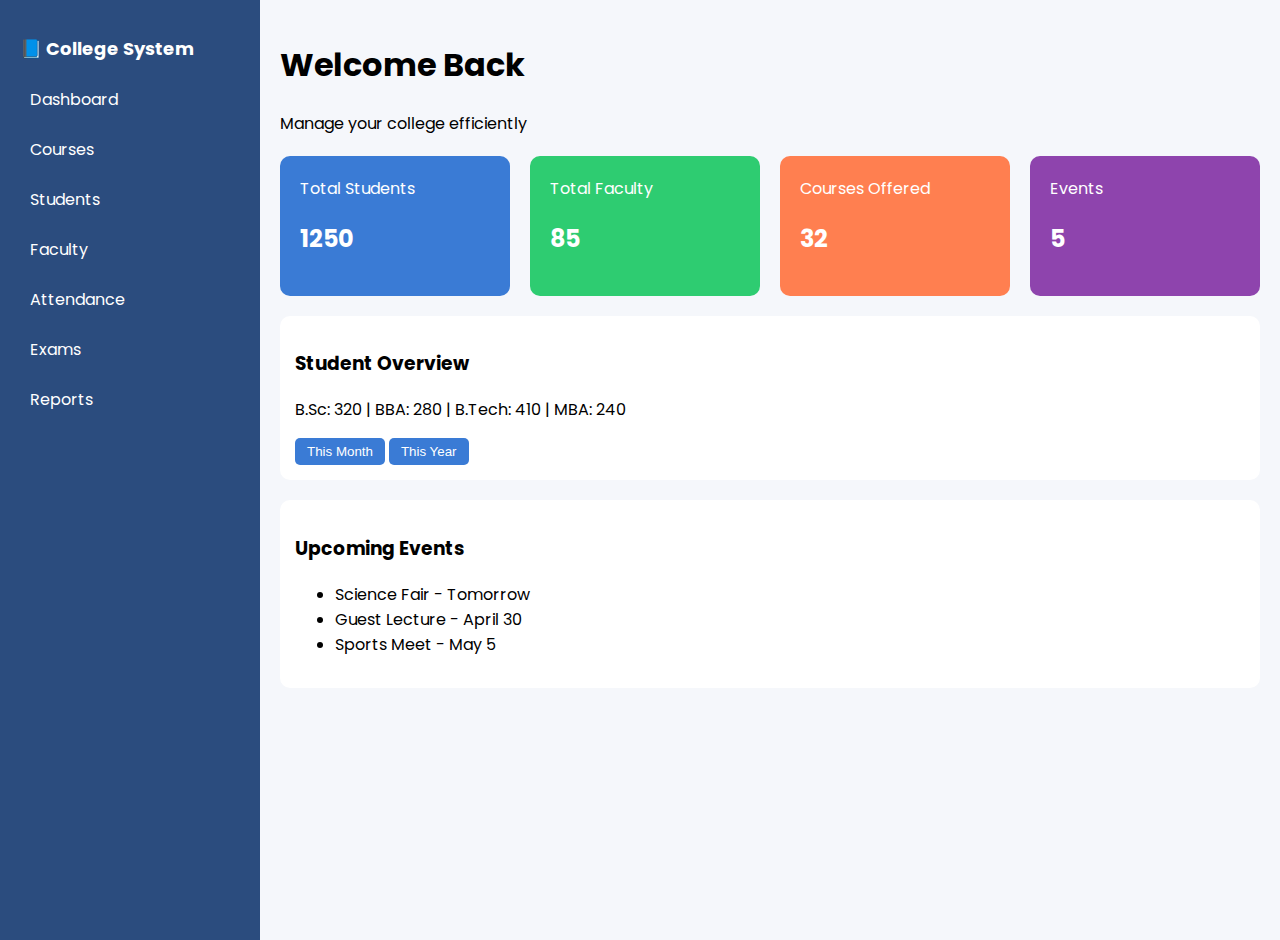
<file: index.html>
<!DOCTYPE html>
<html lang="en">
<head>
<meta charset="UTF-8">
<title>College Dashboard</title>
<link href="https://fonts.googleapis.com/css2?family=Poppins&display=swap" rel="stylesheet">

<style>
body {
  margin: 0;
  font-family: 'Poppins', sans-serif;
  display: flex;
}

/* Sidebar */
.sidebar {
  width: 220px;
  background: #2b4c7e;
  color: white;
  height: 100vh;
  padding: 20px;
}

.sidebar h2 {
  font-size: 18px;
}

.sidebar a {
  display: block;
  color: white;
  padding: 10px;
  margin: 5px 0;
  text-decoration: none;
  border-radius: 6px;
}

.sidebar a:hover {
  background: #1d3557;
}

/* Main */
.main {
  flex: 1;
  padding: 20px;
  background: #f5f7fb;
}

/* Cards */
.cards {
  display: flex;
  gap: 20px;
  margin: 20px 0;
}

.card {
  flex: 1;
  padding: 20px;
  border-radius: 10px;
  color: white;
}

.blue { background: #3a7bd5; }
.green { background: #2ecc71; }
.orange { background: #ff7f50; }
.purple { background: #8e44ad; }

/* Sections */
.section {
  background: white;
  padding: 15px;
  border-radius: 10px;
  margin-top: 20px;
}

/* Button */
button {
  padding: 6px 12px;
  border: none;
  background: #3a7bd5;
  color: white;
  border-radius: 5px;
  cursor: pointer;
}

</style>
</head>

<body>

<!-- Sidebar -->
<div class="sidebar">
  <h2>📘 College System</h2>
  <a href="#" onclick="loadPage('dashboard')">Dashboard</a>
  <a href="courses.html" onclick="loadPage('courses')">Courses</a>
  <a href="students.html" onclick="loadPage('students')">Students</a>
  <a href="faculty.html" onclick="loadPage('faculty')">Faculty</a>
  <a href="attendance.html" onclick="loadPage('attendance')">Attendance</a>
  <a href="exams.html" onclick="loadPage('exams')">Exams</a>
  <a href="reports.html" onclick="loadPage('reports')">Reports</a>
</div>

<!-- Main -->
<div class="main" id="content">

  <h1>Welcome Back</h1>
  <p>Manage your college efficiently</p>

  <!-- Cards -->
  <div class="cards">
    <div class="card blue">Total Students<br><h2>1250</h2></div>
    <div class="card green">Total Faculty<br><h2>85</h2></div>
    <div class="card orange">Courses Offered<br><h2>32</h2></div>
    <div class="card purple">Events<br><h2>5</h2></div>
  </div>

  <!-- Overview -->
  <div class="section">
    <h3>Student Overview</h3>
    <p>B.Sc: 320 | BBA: 280 | B.Tech: 410 | MBA: 240</p>
    <button onclick="alert('Viewing Monthly Data')">This Month</button>
    <button onclick="alert('Viewing Yearly Data')">This Year</button>
  </div>

  <!-- Events -->
  <div class="section">
    <h3>Upcoming Events</h3>
    <ul>
      <li>Science Fair - Tomorrow</li>
      <li>Guest Lecture - April 30</li>
      <li>Sports Meet - May 5</li>
    </ul>
  </div>

</div>

<!-- JavaScript -->
<script>
function loadPage(page) {
  const content = document.getElementById("content");

  if (page === "courses") {
    content.innerHTML = `
      <h1>Courses</h1>
      <p>List of all courses</p>
      <button onclick="alert('Add Course Clicked')">Add Course</button>
    `;
  }

  else if (page === "students") {
    content.innerHTML = `
      <h1>Students</h1>
      <p>Manage student records</p>
      <button onclick="alert('Add Student')">Add Student</button>
    `;
  }

  else if (page === "faculty") {
    content.innerHTML = `
      <h1>Faculty</h1>
      <p>Manage faculty</p>
      <button onclick="alert('Add Faculty')">Add Faculty</button>
    `;
  }

  else if (page === "attendance") {
    content.innerHTML = `
      <h1>Attendance</h1>
      <p>Track attendance</p>
      <button onclick="alert('Mark Attendance')">Mark Attendance</button>
    `;
  }

  else if (page === "exams") {
    content.innerHTML = `
      <h1>Exams</h1>
      <p>Manage exams</p>
      <button onclick="alert('Schedule Exam')">Schedule Exam</button>
    `;
  }

  else if (page === "reports") {
    content.innerHTML = `
      <h1>Reports</h1>
      <p>View reports</p>
      <button onclick="alert('Download Report')">Download</button>
    `;
  }

  else {
    location.reload(); // Dashboard
  }
}
</script>

</body>
</html>
</file>
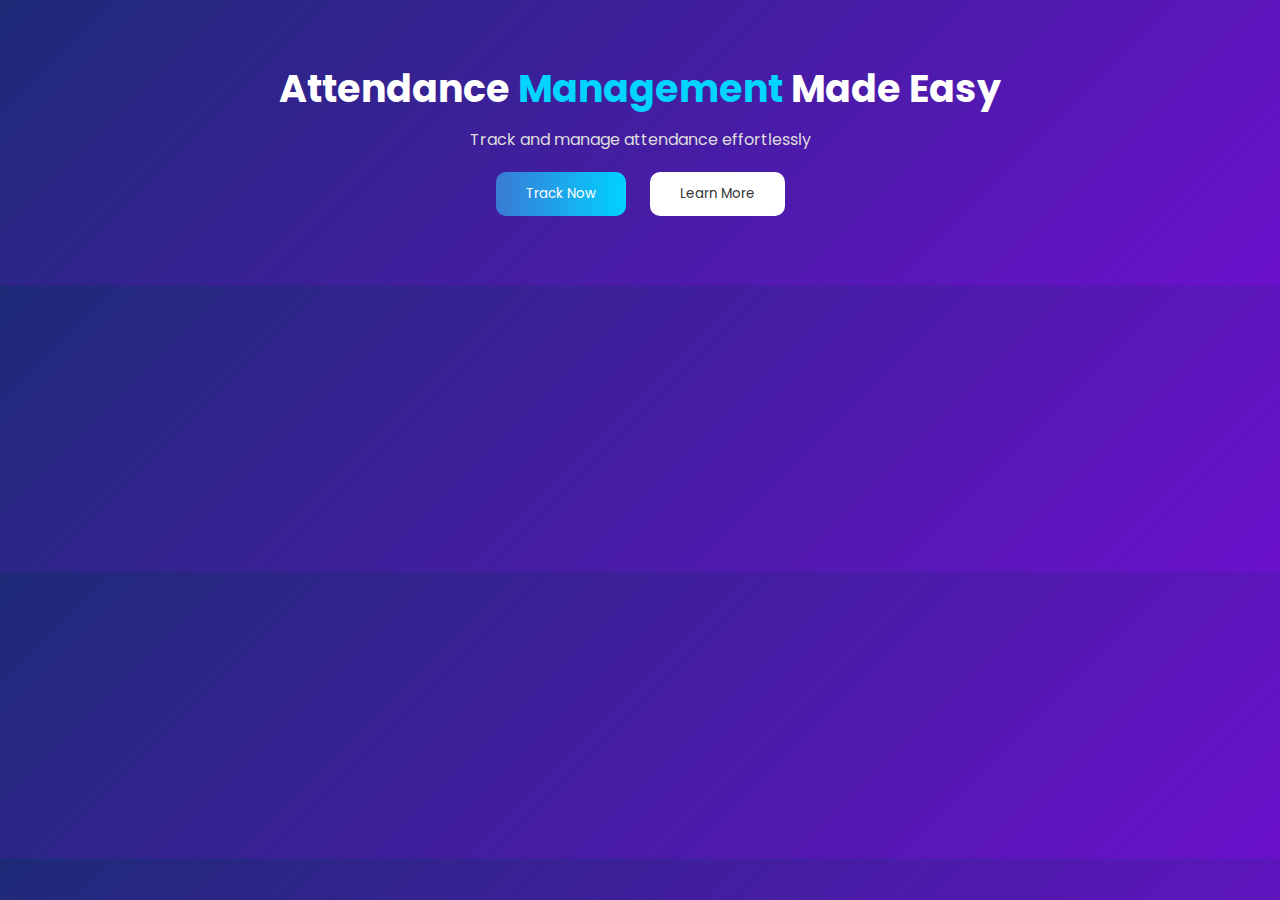
<file: attendance.html>
<!DOCTYPE html>
<html lang="en">
<head>
<meta charset="UTF-8">
<title>Attendance Management</title>
<link href="https://fonts.googleapis.com/css2?family=Poppins:wght@300;500;700&display=swap" rel="stylesheet">

<style>
* {
  margin: 0;
  padding: 0;
  box-sizing: border-box;
  font-family: 'Poppins', sans-serif;
}

body {
  background: linear-gradient(135deg, #1e2a78, #6a11cb);
  color: white;
  text-align: center;
}

/* Header */
.header {
  padding: 60px 20px;
}

.header h1 {
  font-size: 38px;
}

.header span {
  color: #00d4ff;
}

.header p {
  color: #ddd;
  margin: 10px 0;
}

/* Buttons */
.btn {
  padding: 12px 30px;
  margin: 10px;
  border-radius: 10px;
  border: none;
  cursor: pointer;
  transition: 0.3s;
}

.primary {
  background: linear-gradient(to right, #3a7bd5, #00d2ff);
  color: white;
}

.secondary {
  background: white;
  color: #333;
}

.btn:hover {
  transform: scale(1.08);
}

/* Section */
.section {
  display: none;
}
.active {
  display: block;
}

/* Attendance Table */
.table {
  width: 70%;
  margin: 30px auto;
  background: rgba(255,255,255,0.1);
  backdrop-filter: blur(10px);
  border-radius: 15px;
  padding: 20px;
}

.row {
  display: flex;
  justify-content: space-between;
  margin: 10px 0;
  padding: 10px;
  background: rgba(255,255,255,0.1);
  border-radius: 10px;
}

.actions button {
  margin: 0 5px;
  padding: 5px 10px;
  border: none;
  border-radius: 6px;
  cursor: pointer;
}

.present {
  background: #2ecc71;
  color: white;
}

.absent {
  background: #e74c3c;
  color: white;
}

/* Stats */
.stats {
  margin-top: 20px;
}

</style>
</head>

<body>

<!-- HOME -->
<div id="home" class="section active">
  <div class="header">
    <h1>Attendance <span>Management</span> Made Easy</h1>
    <p>Track and manage attendance effortlessly</p>

    <button class="btn primary" onclick="showSection('track')">Track Now</button>
    <button class="btn secondary" onclick="showSection('learn')">Learn More</button>
  </div>
</div>

<!-- TRACK PAGE -->
<div id="track" class="section">
  <h2>📋 Attendance Sheet</h2>

  <div class="table" id="table">
    <!-- Rows will update -->
  </div>

  <div class="stats">
    <h3 id="stats">Present: 0% | Absent: 0%</h3>
  </div>

  <button onclick="showSection('home')">⬅ Back</button>
</div>

<!-- LEARN PAGE -->
<div id="learn" class="section">
  <h2>📘 Learn More</h2>
  <p>This system helps manage attendance easily.</p>
  <button onclick="showSection('home')">⬅ Back</button>
</div>

<script>
let students = [
  {name:"John Smith", status:null},
  {name:"Jane Doe", status:null},
  {name:"Mark Lee", status:null},
  {name:"Emily Chan", status:null},
  {name:"Harry Johnson", status:null}
];

function renderTable() {
  let table = document.getElementById("table");
  table.innerHTML = "";

  students.forEach((s, i) => {
    table.innerHTML += `
      <div class="row">
        <span>${s.name}</span>
        <div class="actions">
          <button class="present" onclick="mark(${i}, 'present')">✔</button>
          <button class="absent" onclick="mark(${i}, 'absent')">✖</button>
        </div>
      </div>
    `;
  });

  updateStats();
}

function mark(index, status) {
  students[index].status = status;
  updateStats();
}

function updateStats() {
  let present = students.filter(s => s.status === "present").length;
  let total = students.length;
  let absent = total - present;

  let p = Math.round((present/total)*100);
  let a = Math.round((absent/total)*100);

  document.getElementById("stats").innerText =
    `Present: ${p}% | Absent: ${a}%`;
}

function showSection(id) {
  document.querySelectorAll('.section').forEach(sec => {
    sec.classList.remove('active');
  });
  document.getElementById(id).classList.add('active');

  if(id === "track") renderTable();
}
</script>

</body>
</html>
</file>
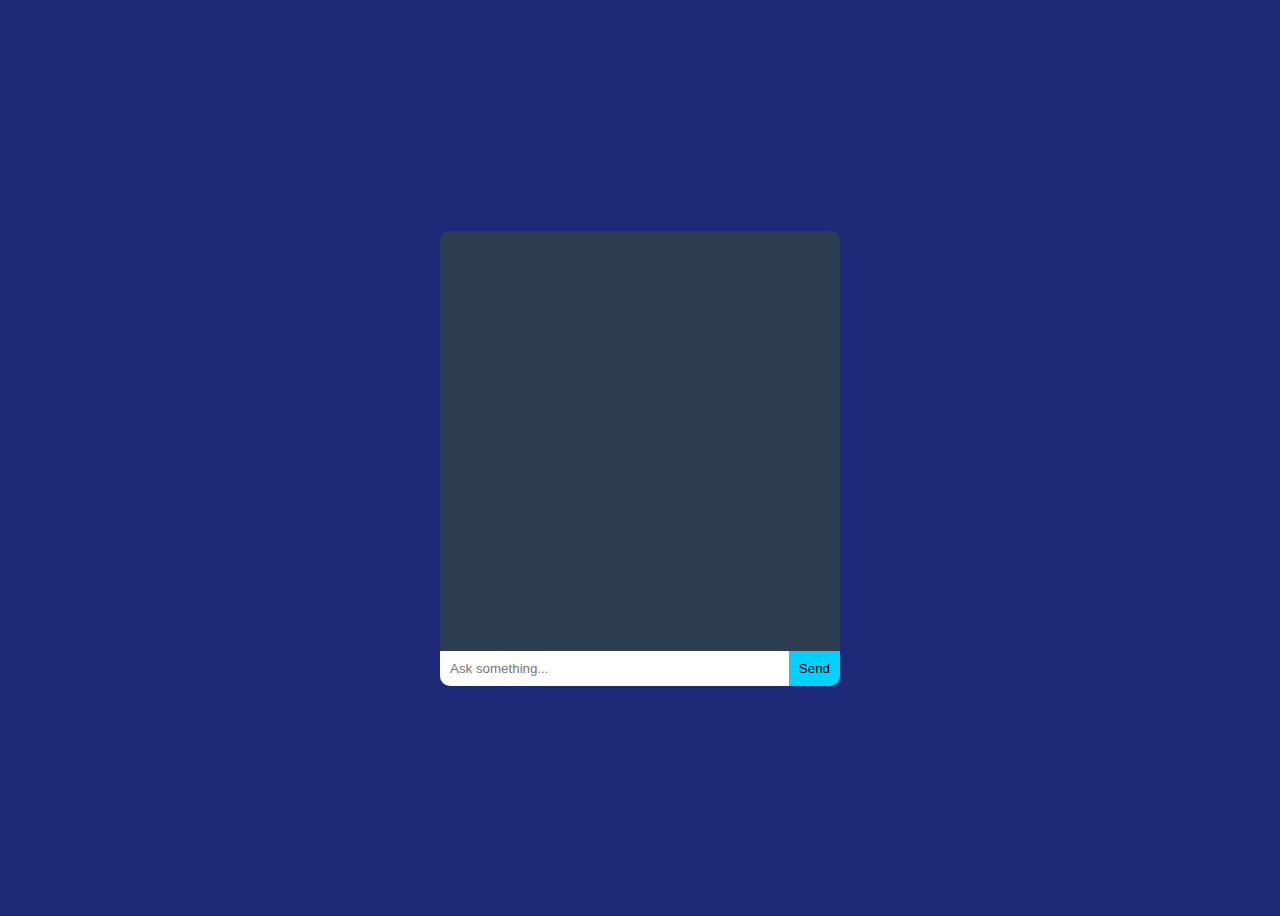
<file: chatbot.html>
<!DOCTYPE html>
<html lang="en">
<head>
<meta charset="UTF-8">
<title>AI Chatbot</title>
<style>
body {
  font-family: Arial;
  background: #1e2a78;
  color: white;
  display: flex;
  justify-content: center;
  align-items: center;
  height: 100vh;
}

.chat-container {
  width: 400px;
  background: #2c3e50;
  border-radius: 10px;
  display: flex;
  flex-direction: column;
  overflow: hidden;
}

.chat-box {
  height: 400px;
  overflow-y: auto;
  padding: 10px;
}

.message {
  margin: 10px 0;
}

.user {
  text-align: right;
  color: #00d2ff;
}

.bot {
  text-align: left;
  color: #fff;
}

.input-box {
  display: flex;
}

input {
  flex: 1;
  padding: 10px;
  border: none;
}

button {
  padding: 10px;
  background: #00d2ff;
  border: none;
  cursor: pointer;
}
</style>
<script src="bot.js"></script>
</head>

<body>

<div class="chat-container">
  <div class="chat-box" id="chat"></div>

  <div class="input-box">
    <input type="text" id="input" placeholder="Ask something...">
    <button onclick="sendMessage()">Send</button>
  </div>
</div>

<script>
async function sendMessage() {
  let input = document.getElementById("input");
  let chat = document.getElementById("chat");

  let userText = input.value;
  if (!userText) return;

  chat.innerHTML += `<div class="message user">${userText}</div>`;
  input.value = "";

  // Call backend
  let res = await fetch("http://localhost:3000/chat", {
    method: "POST",
    headers: {"Content-Type": "application/json"},
    body: JSON.stringify({message: userText})
  });

  let data = await res.json();

  chat.innerHTML += `<div class="message bot">${data.reply}</div>`;
  chat.scrollTop = chat.scrollHeight;
}
</script>

</body>
</html>
</file>
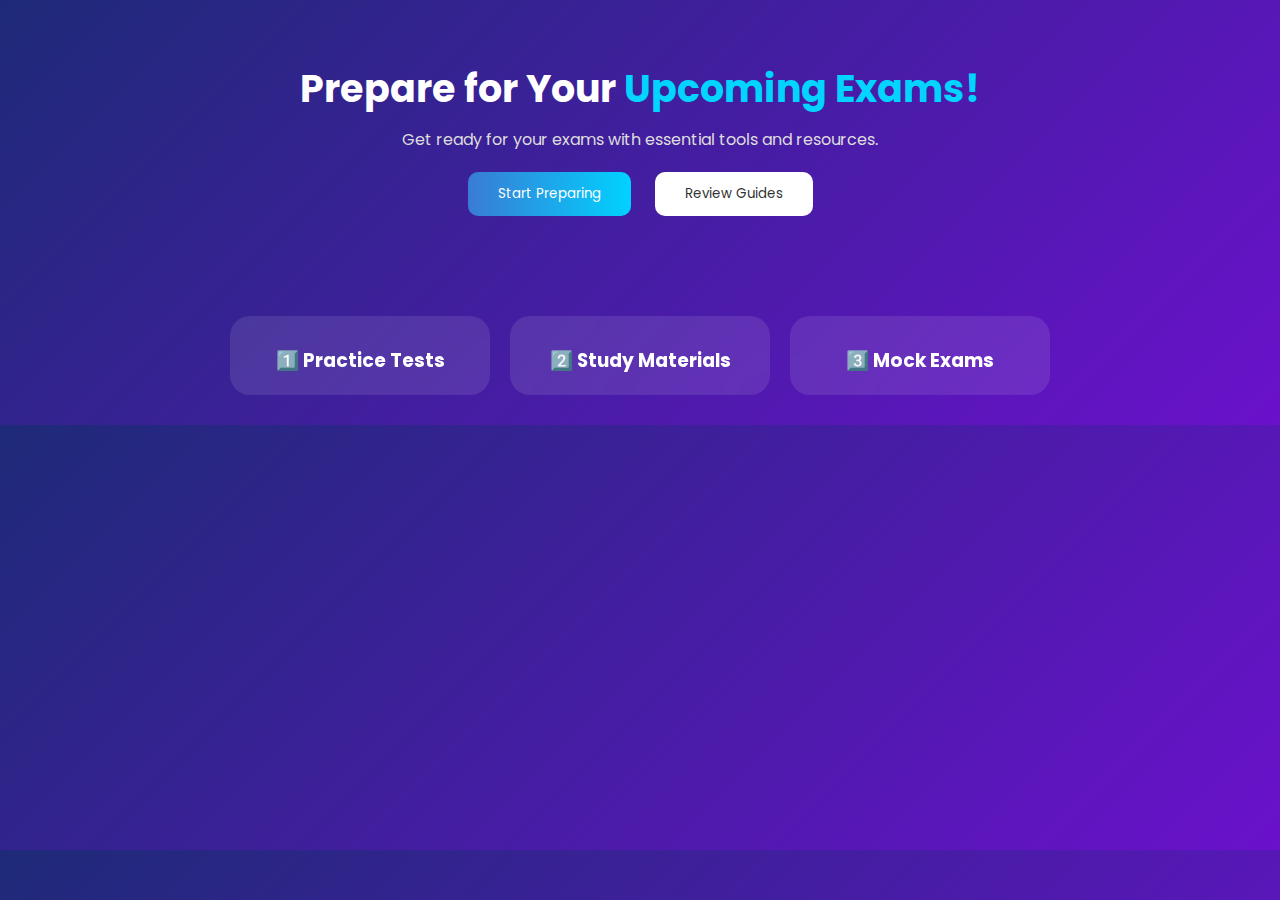
<file: exams.html>
<!DOCTYPE html>
<html lang="en">
<head>
<meta charset="UTF-8">
<title>Exam Preparation</title>
<link href="https://fonts.googleapis.com/css2?family=Poppins:wght@300;500;700&display=swap" rel="stylesheet">

<style>
* {
  margin: 0;
  padding: 0;
  box-sizing: border-box;
  font-family: 'Poppins', sans-serif;
}

body {
  background: linear-gradient(135deg, #1e2a78, #6a11cb);
  color: white;
  text-align: center;
}

/* Header */
.header {
  padding: 60px 20px;
}

.header h1 {
  font-size: 38px;
}

.header span {
  color: #00d4ff;
}

.header p {
  color: #ddd;
  margin: 10px 0;
}

/* Buttons */
.btn {
  padding: 12px 30px;
  margin: 10px;
  border-radius: 10px;
  border: none;
  cursor: pointer;
  transition: 0.3s;
}

.primary {
  background: linear-gradient(to right, #3a7bd5, #00d2ff);
  color: white;
}

.secondary {
  background: white;
  color: #333;
}

.btn:hover {
  transform: scale(1.08);
}

/* Section */
.section {
  display: none;
}
.active {
  display: block;
}

/* Cards */
.cards {
  display: flex;
  justify-content: center;
  gap: 20px;
  padding: 30px;
  flex-wrap: wrap;
}

.card {
  width: 260px;
  padding: 20px;
  border-radius: 20px;
  background: rgba(255,255,255,0.1);
  backdrop-filter: blur(10px);
  cursor: pointer;
  transition: 0.4s;
}

.card:hover {
  transform: translateY(-10px);
}

.card h3 {
  margin-top: 10px;
}

/* Back button */
.back {
  margin-top: 20px;
}
</style>
</head>

<body>

<!-- HOME -->
<div id="home" class="section active">
  <div class="header">
    <h1>Prepare for Your <span>Upcoming Exams!</span></h1>
    <p>Get ready for your exams with essential tools and resources.</p>

    <button class="btn primary" onclick="showSection('start')">Start Preparing</button>
    <button class="btn secondary" onclick="showSection('guides')">Review Guides</button>
  </div>

  <div class="cards">
    <div class="card" onclick="showSection('practice')">
      <h3>1️⃣ Practice Tests</h3>
    </div>

    <div class="card" onclick="showSection('study')">
      <h3>2️⃣ Study Materials</h3>
    </div>

    <div class="card" onclick="showSection('mock')">
      <h3>3️⃣ Mock Exams</h3>
    </div>
  </div>
</div>

<!-- START -->
<div id="start" class="section">
  <h1>🚀 Start Preparing</h1>
  <p>Begin your exam preparation journey.</p>
  <button class="back" onclick="showSection('home')">⬅ Back</button>
</div>

<!-- GUIDES -->
<div id="guides" class="section">
  <h1>📘 Review Guides</h1>
  <p>Access helpful study guides.</p>
  <button class="back" onclick="showSection('home')">⬅ Back</button>
</div>

<!-- PRACTICE -->
<div id="practice" class="section">
  <h1>📝 Practice Tests</h1>
  <p>Test your knowledge with practice exams.</p>
  <button class="back" onclick="showSection('home')">⬅ Back</button>
</div>

<!-- STUDY -->
<div id="study" class="section">
  <h1>📚 Study Materials</h1>
  <p>Read notes, PDFs, and resources.</p>
  <button class="back" onclick="showSection('home')">⬅ Back</button>
</div>

<!-- MOCK -->
<div id="mock" class="section">
  <h1>🎯 Mock Exams</h1>
  <p>Simulate real exam conditions.</p>
  <button class="back" onclick="showSection('home')">⬅ Back</button>
</div>

<!-- JS -->
<script>
function showSection(id) {
  document.querySelectorAll('.section').forEach(sec => {
    sec.classList.remove('active');
  });
  document.getElementById(id).classList.add('active');
}
</script>

</body>
</html>
</file>
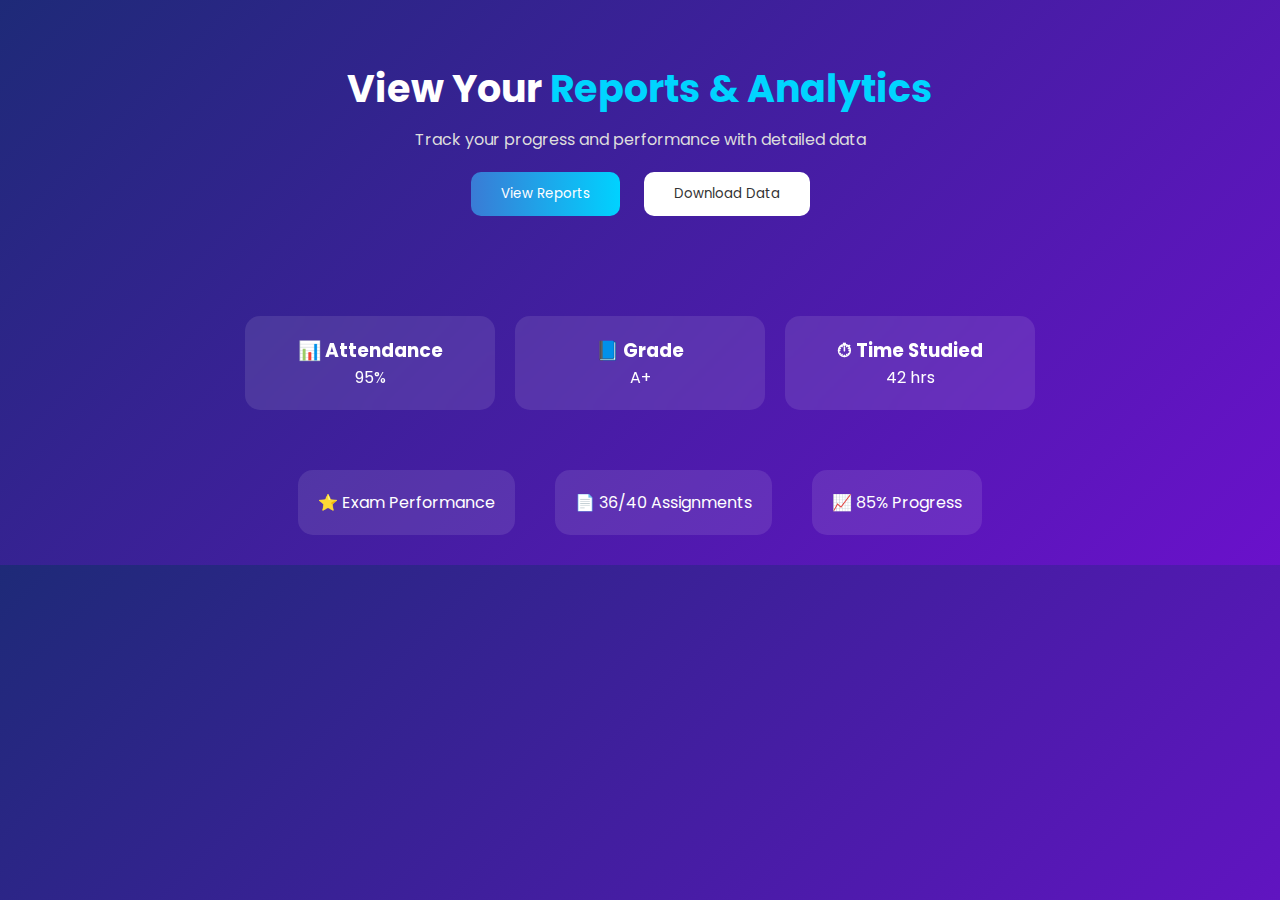
<file: reports.html>
<!DOCTYPE html>
<html lang="en">
<head>
<meta charset="UTF-8">
<title>Reports & Analytics</title>
<link href="https://fonts.googleapis.com/css2?family=Poppins:wght@300;500;700&display=swap" rel="stylesheet">

<style>
* {
  margin: 0;
  padding: 0;
  box-sizing: border-box;
  font-family: 'Poppins', sans-serif;
}

body {
  background: linear-gradient(135deg, #1e2a78, #6a11cb);
  color: white;
  text-align: center;
}

/* Header */
.header {
  padding: 60px 20px;
}

.header h1 {
  font-size: 38px;
}

.header span {
  color: #00d4ff;
}

.header p {
  color: #ddd;
  margin: 10px 0;
}

/* Buttons */
.btn {
  padding: 12px 30px;
  margin: 10px;
  border-radius: 10px;
  border: none;
  cursor: pointer;
  transition: 0.3s;
}

.primary {
  background: linear-gradient(to right, #3a7bd5, #00d2ff);
  color: white;
}

.secondary {
  background: white;
  color: #333;
}

.btn:hover {
  transform: scale(1.08);
}

/* Sections */
.section {
  display: none;
}
.active {
  display: block;
}

/* Cards */
.cards {
  display: flex;
  justify-content: center;
  gap: 20px;
  flex-wrap: wrap;
  padding: 30px;
}

.card {
  width: 250px;
  padding: 20px;
  border-radius: 15px;
  background: rgba(255,255,255,0.1);
  backdrop-filter: blur(10px);
  cursor: pointer;
  transition: 0.4s;
}

.card:hover {
  transform: translateY(-10px);
}

/* Stats */
.stats {
  display: flex;
  justify-content: center;
  gap: 40px;
  padding: 30px;
  flex-wrap: wrap;
}

.stat {
  background: rgba(255,255,255,0.1);
  padding: 20px;
  border-radius: 15px;
}

/* Back */
.back {
  margin-top: 20px;
}
</style>
</head>

<body>

<!-- HOME -->
<div id="home" class="section active">

  <div class="header">
    <h1>View Your <span>Reports & Analytics</span></h1>
    <p>Track your progress and performance with detailed data</p>

    <button class="btn primary" onclick="showSection('reports')">View Reports</button>
    <button class="btn secondary" onclick="downloadData()">Download Data</button>
  </div>

  <!-- Cards -->
  <div class="cards">
    <div class="card" onclick="alert('Attendance Details')">
      <h3>📊 Attendance</h3>
      <p>95%</p>
    </div>

    <div class="card" onclick="alert('Grade Details')">
      <h3>📘 Grade</h3>
      <p>A+</p>
    </div>

    <div class="card" onclick="alert('Study Time Details')">
      <h3>⏱ Time Studied</h3>
      <p>42 hrs</p>
    </div>
  </div>

  <!-- Stats -->
  <div class="stats">
    <div class="stat">⭐ Exam Performance</div>
    <div class="stat">📄 36/40 Assignments</div>
    <div class="stat">📈 85% Progress</div>
  </div>

</div>

<!-- REPORTS PAGE -->
<div id="reports" class="section">
  <h1>📊 Detailed Reports</h1>
  <p>Charts and analytics will appear here.</p>
  <button class="back" onclick="showSection('home')">⬅ Back</button>
</div>

<!-- JS -->
<script>
function showSection(id) {
  document.querySelectorAll('.section').forEach(sec => {
    sec.classList.remove('active');
  });
  document.getElementById(id).classList.add('active');
}

/* Download Data */
function downloadData() {
  let data = `
Name,Attendance,Grade,Hours
John,95%,A+,42
`;

  let blob = new Blob([data], { type: "text/csv" });
  let a = document.createElement("a");
  a.href = URL.createObjectURL(blob);
  a.download = "report.csv";
  a.click();
}
</script>

</body>
</html>
</file>
